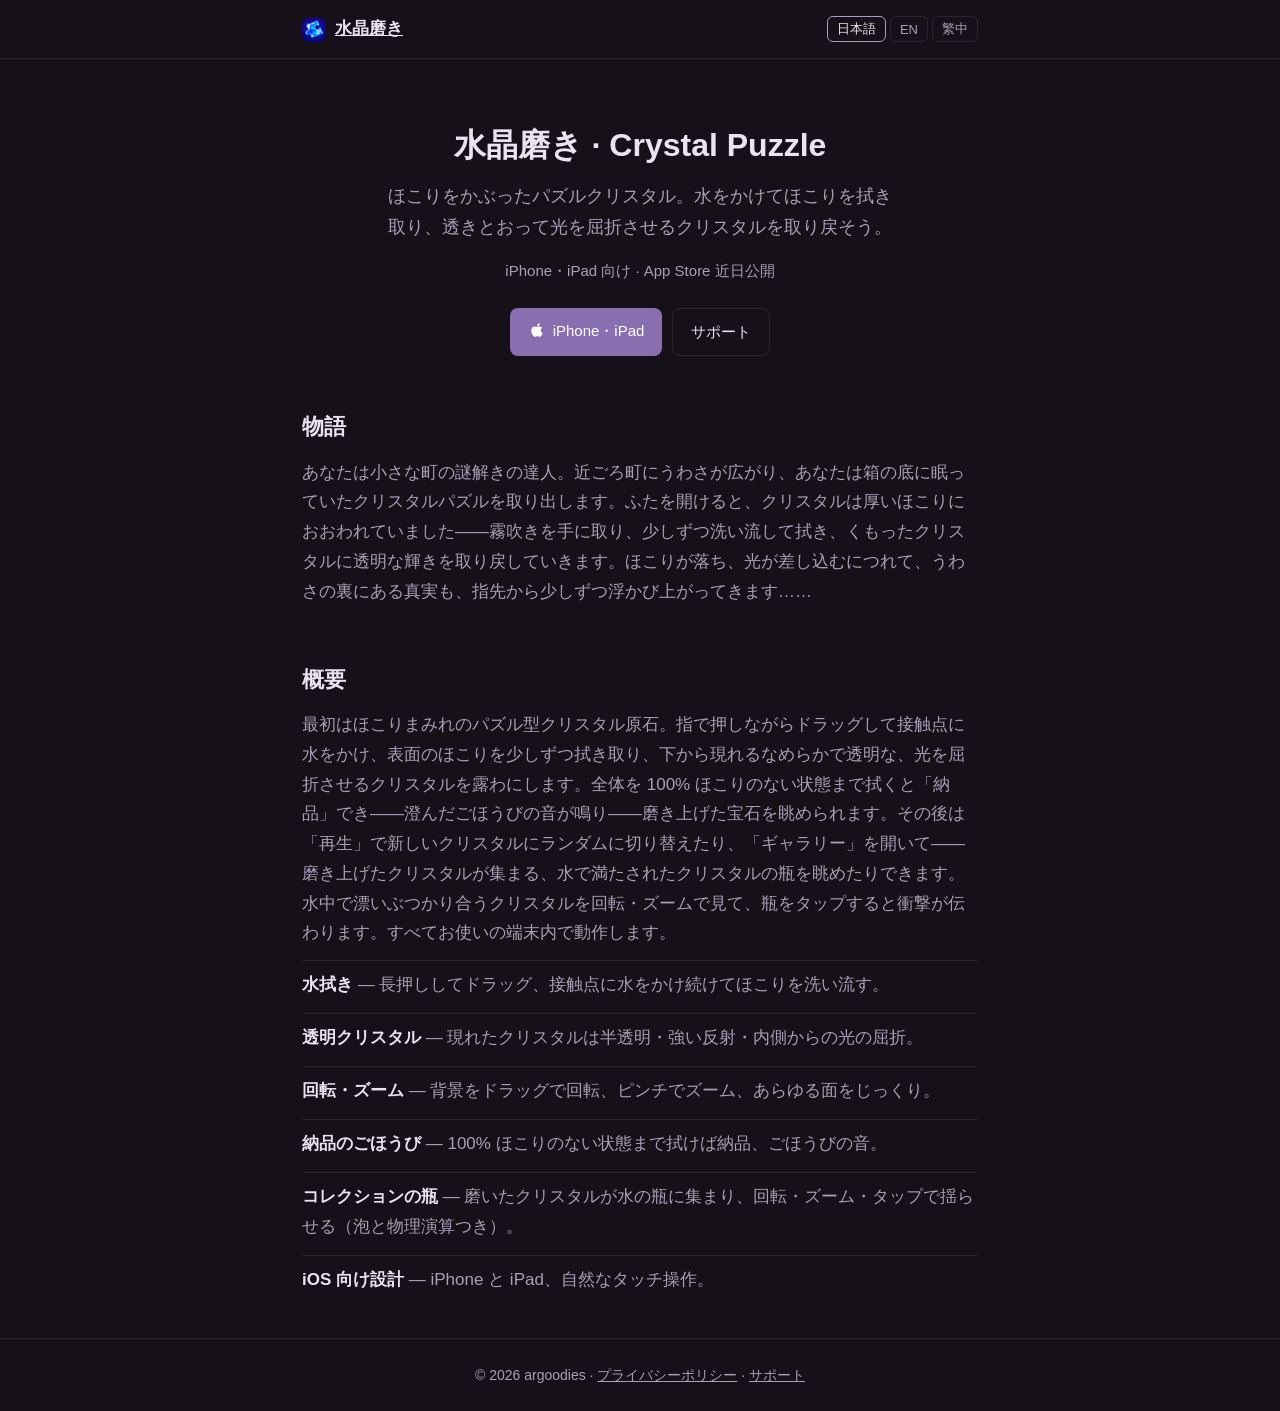
<file: index.html>
<!doctype html>
<html lang="ja" data-lang="ja">
<head>
<meta charset="utf-8">
<meta name="viewport" content="width=device-width,initial-scale=1">
<title>水晶磨き · Crystal Puzzle · 擦水晶</title>
<meta name="description" content="水晶磨き / Crystal Puzzle / 擦水晶 — ほこりをかぶった水晶を水で拭いて磨く癒しの解ストレスゲーム。A relaxing game: spray water to wipe the dust off a crystal and reveal the clear, glinting gem. 噴水擦去水晶上的灰塵，露出透亮折光的水晶。">
<meta property="og:title" content="水晶磨き · Crystal Puzzle · 擦水晶">
<meta property="og:description" content="ほこりをかぶった水晶を拭いて磨く癒しゲーム。Wipe the dust off a crystal and polish it to a clear, glinting gem. 擦去灰塵，讓蒙塵的水晶重新透亮。">
<meta property="og:type" content="website">
<meta property="og:image" content="https://argoodies.github.io/crystal-puzzle-page/icon.png">
<meta name="twitter:card" content="summary">
<link rel="icon" href="icon.png">
<link rel="apple-touch-icon" href="icon.png">
<link rel="stylesheet" href="style.css">
</head>
<body>
<header class="site"><div class="wrap bar">
  <a class="brand" href="index.html"><img src="icon.png" alt=""><span class="lang-ja">水晶磨き</span><span class="lang-en">Crystal Puzzle</span><span class="lang-zh">擦水晶</span></a>
  <span class="langbtns"><button data-lang="ja">日本語</button><button data-lang="en">EN</button><button data-lang="zh">繁中</button></span>
</div></header>

<main class="wrap">
  <section class="hero">
    <h1><span class="lang-ja">水晶磨き · Crystal Puzzle</span><span class="lang-en">Crystal Puzzle</span><span class="lang-zh">擦水晶 · Crystal Puzzle</span></h1>
    <p class="tag">
      <span class="lang-ja">ほこりをかぶったパズルクリスタル。水をかけてほこりを拭き取り、透きとおって光を屈折させるクリスタルを取り戻そう。</span>
      <span class="lang-en">A dust-covered puzzle crystal. Spray and wipe away the dust to reveal the clear, glinting gem beneath.</span>
      <span class="lang-zh">一顆蒙塵的拼圖水晶。噴水擦去灰塵，讓底下透亮、會折射光線的水晶重見天日。</span>
    </p>
    <p class="tag" style="font-size:15px;margin-top:14px">
      <span class="lang-ja">iPhone・iPad 向け · App Store 近日公開</span>
      <span class="lang-en">Built for iPhone &amp; iPad · Coming soon on the App Store</span>
      <span class="lang-zh">為 iPhone 與 iPad 打造 · App Store 即將上架</span>
    </p>
    <div class="cta">
      <a class="btn primary" href="ios.html"><svg viewBox="0 0 24 24" width="18" height="18" fill="currentColor" style="vertical-align:-3px;margin-right:7px" aria-hidden="true"><path d="M17.05 20.28c-.98.95-2.05.8-3.08.35-1.09-.46-2.09-.48-3.24 0-1.44.62-2.2.44-3.06-.35C2.79 15.25 3.51 7.59 9.05 7.31c1.35.07 2.29.74 3.08.8 1.18-.24 2.31-.93 3.57-.84 1.51.12 2.65.72 3.4 1.8-3.12 1.87-2.38 5.98.48 7.13-.57 1.5-1.31 2.99-2.54 4.09zM12.03 7.25c-.15-2.23 1.66-4.07 3.74-4.25.29 2.58-2.34 4.5-3.74 4.25z"/></svg><span class="lang-ja">iPhone・iPad</span><span class="lang-en">iOS</span><span class="lang-zh">iOS</span></a>
      <a class="btn ghost" href="support.html"><span class="lang-ja">サポート</span><span class="lang-en">Support</span><span class="lang-zh">支援中心</span></a>
    </div>
  </section>

  <section>
    <h2><span class="lang-ja">物語</span><span class="lang-en">Story</span><span class="lang-zh">故事</span></h2>
    <p class="muted">
      <span class="lang-ja">あなたは小さな町の謎解きの達人。近ごろ町にうわさが広がり、あなたは箱の底に眠っていたクリスタルパズルを取り出します。ふたを開けると、クリスタルは厚いほこりにおおわれていました——霧吹きを手に取り、少しずつ洗い流して拭き、くもったクリスタルに透明な輝きを取り戻していきます。ほこりが落ち、光が差し込むにつれて、うわさの裏にある真実も、指先から少しずつ浮かび上がってきます……</span>
      <span class="lang-en">You are the puzzle master of a small town. As strange rumors spread, you dig out a long-forgotten crystal puzzle from the bottom of your chest. Lifting the lid, you find it buried under thick dust — so you take up your spray and wash it clean, bit by bit, until the crystal's clear glow returns. As the dust falls away and the light shines through, the truth behind the rumors slowly surfaces beneath your fingertips…</span>
      <span class="lang-zh">你是小鎮的解謎達人。近來鎮上流言四起，你翻出箱底久未觸碰的水晶拼圖。掀開蓋子，只見它蒙著厚厚一層灰——於是你拿起噴霧，一點一點沖洗、擦拭，讓蒙塵的水晶重新透亮。灰塵落下、光線透入，流言背後的真相也在指尖漸漸浮現……</span>
    </p>
  </section>

  <section>
    <h2><span class="lang-ja">概要</span><span class="lang-en">About</span><span class="lang-zh">簡介</span></h2>
    <p class="muted">
      <span class="lang-ja">最初はほこりまみれのパズル型クリスタル原石。指で押しながらドラッグして接触点に水をかけ、表面のほこりを少しずつ拭き取り、下から現れるなめらかで透明な、光を屈折させるクリスタルを露わにします。全体を 100% ほこりのない状態まで拭くと「納品」でき——澄んだごほうびの音が鳴り——磨き上げた宝石を眺められます。その後は「再生」で新しいクリスタルにランダムに切り替えたり、「ギャラリー」を開いて——磨き上げたクリスタルが集まる、水で満たされたクリスタルの瓶を眺めたりできます。水中で漂いぶつかり合うクリスタルを回転・ズームで見て、瓶をタップすると衝撃が伝わります。すべてお使いの端末内で動作します。</span>
      <span class="lang-en">You start with a dust-covered, puzzle-shaped rough crystal. Hold and drag to spray water at the contact point, wiping the dust away bit by bit to reveal the smooth, translucent, light-refracting crystal underneath. Clean the whole piece to 100% to "deliver" it — a bright reward chime plays — then admire the gem you polished. Afterwards tap Play for a fresh random crystal, or open the Gallery — a water-filled crystal jar that collects every crystal you've polished, drifting and bumping in the water; rotate and pinch to look around, and tap the jar to send an impact through them. Everything runs on your device.</span>
      <span class="lang-zh">一開始是一塊蒙滿灰塵的拼圖型水晶原石。長按拖曳，在接觸點噴水，把表面的灰塵一點一點擦掉，露出下方光滑、半透明、會折射光線的水晶。整塊擦到 100% 無塵即可「交付」——響起清脆的獎勵音——然後細細欣賞你打磨出的寶石。之後可點「播放」隨機切換到新的水晶，或開啟「畫廊」——一個裝滿水的水晶寶瓶，收集你打磨過的每一顆水晶，在水中漂浮、互相碰撞；拖曳旋轉、雙指縮放細看，點擊寶瓶還能產生衝擊。全程在你的裝置本機運行。</span>
    </p>
    <ul class="feat">
      <li><b><span class="lang-ja">水拭き</span><span class="lang-en">Spray &amp; wipe</span><span class="lang-zh">噴水擦拭</span></b> — <span class="lang-ja">長押ししてドラッグ、接触点に水をかけ続けてほこりを洗い流す。</span><span class="lang-en">press and drag to spray and wash the dust off wherever you touch.</span><span class="lang-zh">長按拖曳，在接觸點持續噴水，把灰塵沖掉。</span></li>
      <li><b><span class="lang-ja">透明クリスタル</span><span class="lang-en">Clear crystal</span><span class="lang-zh">透明水晶</span></b> — <span class="lang-ja">現れたクリスタルは半透明・強い反射・内側からの光の屈折。</span><span class="lang-en">the revealed crystal is translucent, reflective and glinting.</span><span class="lang-zh">擦出的水晶半透明、強反光、由內透光。</span></li>
      <li><b><span class="lang-ja">回転・ズーム</span><span class="lang-en">Rotate &amp; zoom</span><span class="lang-zh">旋轉與縮放</span></b> — <span class="lang-ja">背景をドラッグで回転、ピンチでズーム、あらゆる面をじっくり。</span><span class="lang-en">drag to rotate, pinch to zoom, inspect every facet.</span><span class="lang-zh">拖曳背景旋轉、雙指縮放，細看每一個切面。</span></li>
      <li><b><span class="lang-ja">納品のごほうび</span><span class="lang-en">Deliver &amp; reward</span><span class="lang-zh">交付獎勵</span></b> — <span class="lang-ja">100% ほこりのない状態まで拭けば納品、ごほうびの音。</span><span class="lang-en">clean to 100% to deliver and earn a reward chime.</span><span class="lang-zh">擦到 100% 無塵即可交付，響起獎勵音。</span></li>
      <li><b><span class="lang-ja">コレクションの瓶</span><span class="lang-en">Collection jar</span><span class="lang-zh">收藏寶瓶</span></b> — <span class="lang-ja">磨いたクリスタルが水の瓶に集まり、回転・ズーム・タップで揺らせる（泡と物理演算つき）。</span><span class="lang-en">every polished crystal gathers in a water-filled jar; rotate, zoom and tap to jostle them, with bubbles and physics.</span><span class="lang-zh">打磨過的水晶會集中到一個水瓶裡，可旋轉、縮放、點擊晃動（含氣泡與物理）。</span></li>
      <li><b><span class="lang-ja">iOS 向け設計</span><span class="lang-en">Made for iOS</span><span class="lang-zh">為 iOS 設計</span></b> — <span class="lang-ja">iPhone と iPad、自然なタッチ操作。</span><span class="lang-en">iPhone and iPad, with natural touch controls.</span><span class="lang-zh">iPhone 與 iPad，自然的觸控操作。</span></li>
    </ul>
  </section>
</main>

<footer class="site"><div class="wrap">
  <span class="lang-ja">© 2026 argoodies · <a href="privacy.html">プライバシーポリシー</a> · <a href="support.html">サポート</a></span>
  <span class="lang-en">© 2026 argoodies · <a href="privacy.html">Privacy</a> · <a href="support.html">Support</a></span>
  <span class="lang-zh">© 2026 argoodies · <a href="privacy.html">隱私權政策</a> · <a href="support.html">支援中心</a></span>
</div></footer>
<script src="lang.js"></script>
</body>
</html>
</file>
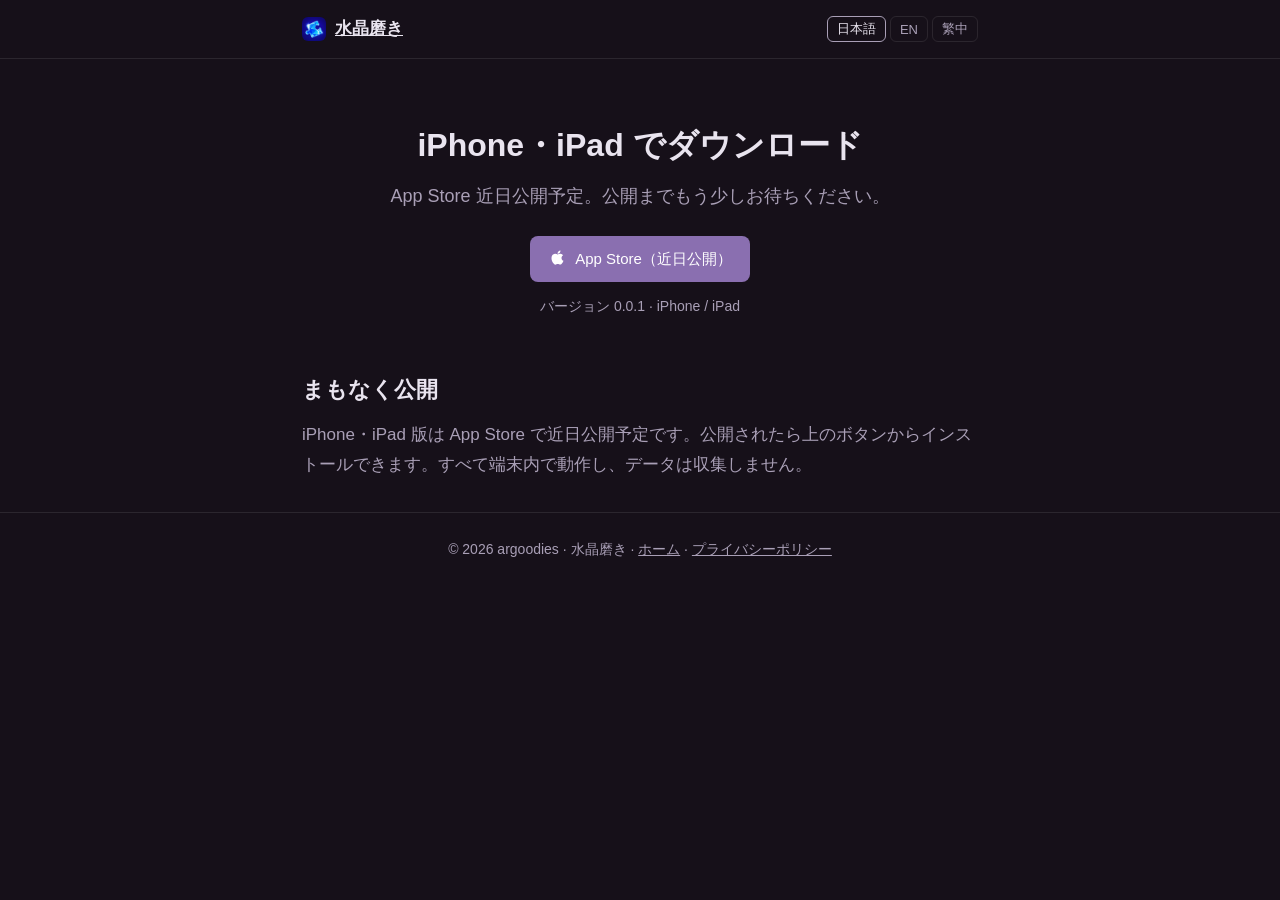
<file: ios.html>
<!doctype html>
<html lang="ja" data-lang="ja">
<head>
<meta charset="utf-8">
<meta name="viewport" content="width=device-width,initial-scale=1">
<title>iOS ダウンロード · 水晶磨き Crystal Puzzle 擦水晶</title>
<meta name="description" content="水晶磨き / Crystal Puzzle / 擦水晶 を iPhone・iPad で。App Store 近日公開。Coming soon to the App Store for iPhone & iPad. iPhone / iPad 版即將在 App Store 上線。">
<meta property="og:title" content="iOS ダウンロード · 水晶磨き / Crystal Puzzle / 擦水晶">
<meta property="og:type" content="website">
<meta property="og:image" content="https://argoodies.github.io/crystal-puzzle-page/icon.png">
<link rel="icon" href="icon.png">
<link rel="apple-touch-icon" href="icon.png">
<link rel="stylesheet" href="style.css">
</head>
<body>
<header class="site"><div class="wrap bar">
  <a class="brand" href="index.html"><img src="icon.png" alt=""><span class="lang-ja">水晶磨き</span><span class="lang-en">Crystal Puzzle</span><span class="lang-zh">擦水晶</span></a>
  <span class="langbtns"><button data-lang="ja">日本語</button><button data-lang="en">EN</button><button data-lang="zh">繁中</button></span>
</div></header>

<main class="wrap">
  <section class="hero">
    <h1><span class="lang-ja">iPhone・iPad でダウンロード</span><span class="lang-en">Get it on iPhone &amp; iPad</span><span class="lang-zh">在 iPhone / iPad 上下載</span></h1>
    <p class="tag">
      <span class="lang-ja">App Store 近日公開予定。公開までもう少しお待ちください。</span>
      <span class="lang-en">Coming soon to the App Store. Almost there.</span>
      <span class="lang-zh">App Store 即將上線，敬請期待。</span>
    </p>
    <div class="cta">
      <a class="btn primary" href="https://apps.apple.com/app/id6791685320">
        <svg viewBox="0 0 24 24" width="19" height="19" fill="currentColor" style="vertical-align:-3px;margin-right:8px" aria-hidden="true"><path d="M17.05 20.28c-.98.95-2.05.8-3.08.35-1.09-.46-2.09-.48-3.24 0-1.44.62-2.2.44-3.06-.35C2.79 15.25 3.51 7.59 9.05 7.31c1.35.07 2.29.74 3.08.8 1.18-.24 2.31-.93 3.57-.84 1.51.12 2.65.72 3.4 1.8-3.12 1.87-2.38 5.98.48 7.13-.57 1.5-1.31 2.99-2.54 4.09zM12.03 7.25c-.15-2.23 1.66-4.07 3.74-4.25.29 2.58-2.34 4.5-3.74 4.25z"/></svg><span class="lang-ja">App Store（近日公開）</span><span class="lang-en">App Store (coming soon)</span><span class="lang-zh">App Store（即將上線）</span>
      </a>
    </div>
    <p class="tag" style="font-size:14px;margin-top:12px">
      <span class="lang-ja">バージョン 0.0.1 · iPhone / iPad</span>
      <span class="lang-en">Version 0.0.1 · iPhone / iPad</span>
      <span class="lang-zh">版本 0.0.1 · iPhone / iPad</span>
    </p>
  </section>

  <section>
    <h2><span class="lang-ja">まもなく公開</span><span class="lang-en">Coming soon</span><span class="lang-zh">即將上線</span></h2>
    <p class="muted">
      <span class="lang-ja">iPhone・iPad 版は App Store で近日公開予定です。公開されたら上のボタンからインストールできます。すべて端末内で動作し、データは収集しません。</span>
      <span class="lang-en">The iPhone &amp; iPad version is coming soon to the App Store. Once it's live you can install it from the button above. It runs entirely on your device and collects no data.</span>
      <span class="lang-zh">iPhone / iPad 版即將在 App Store 上線，上線後即可從上方按鈕安裝。全程在你的裝置本機運行，不收集任何資料。</span>
    </p>
  </section>
</main>

<footer class="site"><div class="wrap">
  <span class="lang-ja">© 2026 argoodies · 水晶磨き · <a href="index.html">ホーム</a> · <a href="privacy.html">プライバシーポリシー</a></span>
  <span class="lang-en">© 2026 argoodies · Crystal Puzzle · <a href="index.html">Home</a> · <a href="privacy.html">Privacy</a></span>
  <span class="lang-zh">© 2026 argoodies · 擦水晶 · <a href="index.html">首頁</a> · <a href="privacy.html">隱私權政策</a></span>
</div></footer>
<script src="lang.js"></script>
</body>
</html>
</file>
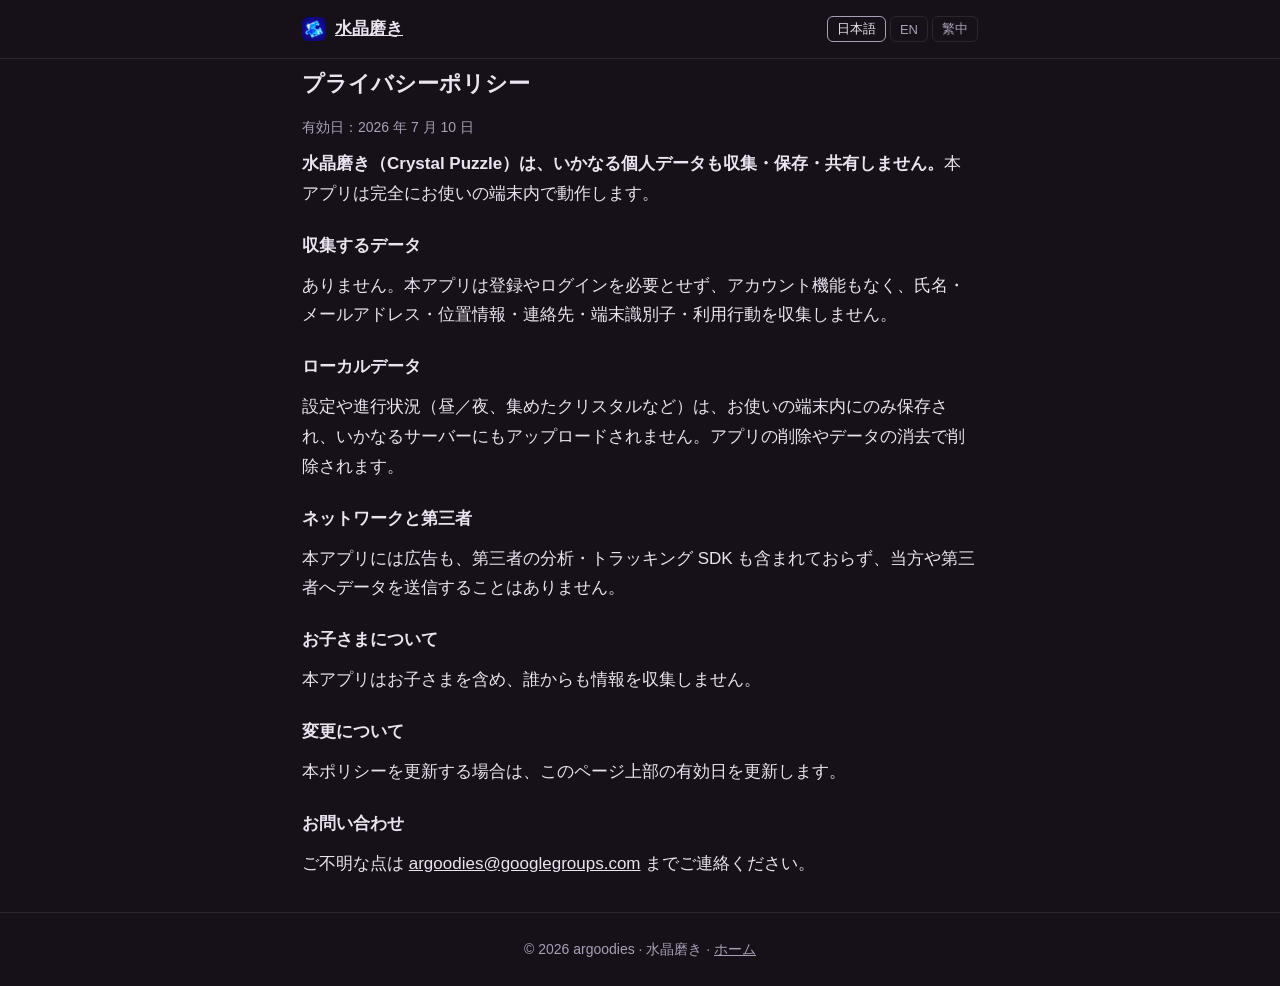
<file: privacy.html>
<!doctype html>
<html lang="ja" data-lang="ja">
<head>
<meta charset="utf-8">
<meta name="viewport" content="width=device-width,initial-scale=1">
<title>プライバシーポリシー · 水晶磨き Crystal Puzzle 擦水晶</title>
<meta name="description" content="水晶磨き / Crystal Puzzle / 擦水晶 プライバシーポリシー — 本アプリは個人データを一切収集しません。Privacy Policy: the app collects no personal data. 本應用不收集任何個人資料。">
<meta property="og:title" content="プライバシーポリシー · 水晶磨き / Crystal Puzzle / 擦水晶">
<meta property="og:description" content="本アプリは個人データを一切収集しません。The app collects no personal data. 本應用不收集任何個人資料。">
<meta property="og:type" content="website">
<meta property="og:image" content="https://argoodies.github.io/crystal-puzzle-page/icon.png">
<meta name="twitter:card" content="summary">
<link rel="icon" href="icon.png">
<link rel="apple-touch-icon" href="icon.png">
<link rel="stylesheet" href="style.css">
</head>
<body>
<header class="site"><div class="wrap bar">
  <a class="brand" href="index.html"><img src="icon.png" alt=""><span class="lang-ja">水晶磨き</span><span class="lang-en">Crystal Puzzle</span><span class="lang-zh">擦水晶</span></a>
  <span class="langbtns"><button data-lang="ja">日本語</button><button data-lang="en">EN</button><button data-lang="zh">繁中</button></span>
</div></header>

<main class="wrap">
  <!-- 日本語 -->
  <div class="lang-ja">
    <div class="doc">
      <h2>プライバシーポリシー</h2>
      <p class="date">有効日：2026 年 7 月 10 日</p>
      <p><strong>水晶磨き（Crystal Puzzle）は、いかなる個人データも収集・保存・共有しません。</strong>本アプリは完全にお使いの端末内で動作します。</p>
      <h3>収集するデータ</h3>
      <p>ありません。本アプリは登録やログインを必要とせず、アカウント機能もなく、氏名・メールアドレス・位置情報・連絡先・端末識別子・利用行動を収集しません。</p>
      <h3>ローカルデータ</h3>
      <p>設定や進行状況（昼／夜、集めたクリスタルなど）は、お使いの端末内にのみ保存され、いかなるサーバーにもアップロードされません。アプリの削除やデータの消去で削除されます。</p>
      <h3>ネットワークと第三者</h3>
      <p>本アプリには広告も、第三者の分析・トラッキング SDK も含まれておらず、当方や第三者へデータを送信することはありません。</p>
      <h3>お子さまについて</h3>
      <p>本アプリはお子さまを含め、誰からも情報を収集しません。</p>
      <h3>変更について</h3>
      <p>本ポリシーを更新する場合は、このページ上部の有効日を更新します。</p>
      <h3>お問い合わせ</h3>
      <p>ご不明な点は <a href="mailto:argoodies@googlegroups.com">argoodies@googlegroups.com</a> までご連絡ください。</p>
    </div>
  </div>

  <!-- English -->
  <div class="lang-en">
    <div class="doc">
      <h2>Privacy Policy</h2>
      <p class="date">Effective date: July 10, 2026</p>
      <p><strong>Crystal Puzzle does not collect, store, or share any personal data.</strong> The app runs entirely on your device.</p>
      <h3>Data we collect</h3>
      <p>None. The app has no sign-up or login, no accounts, and does not collect your name, email, location, contacts, device identifiers, or usage behavior.</p>
      <h3>Local data</h3>
      <p>Any preferences and progress (such as your day/night setting and the crystals you've collected) are stored only locally on your own device and are never uploaded to any server. Uninstalling or clearing data removes them.</p>
      <h3>Network &amp; third parties</h3>
      <p>The app contains no ads and no third-party analytics or tracking SDKs, and sends no data to us or any third party.</p>
      <h3>Children</h3>
      <p>The app collects no information from children — or from anyone.</p>
      <h3>Changes</h3>
      <p>If this policy changes, we will update the effective date at the top of this page.</p>
      <h3>Contact</h3>
      <p>Questions? <a href="mailto:argoodies@googlegroups.com">argoodies@googlegroups.com</a></p>
    </div>
  </div>

  <!-- 繁體中文 -->
  <div class="lang-zh">
    <div class="doc">
      <h2>隱私權政策</h2>
      <p class="date">生效日期：2026 年 7 月 10 日</p>
      <p><strong>擦水晶（Crystal Puzzle）不會收集、儲存或分享任何個人資料。</strong>本應用完全在你的裝置本機運行。</p>
      <h3>我們收集的資料</h3>
      <p>沒有。本應用無需註冊或登入、沒有帳號功能，也不收集你的姓名、電子郵件、位置、聯絡人、裝置識別碼或使用行為。</p>
      <h3>本機資料</h3>
      <p>設定與進度（如日／夜、你收集的水晶）只會儲存在你自己的裝置本機，不會上傳到任何伺服器。刪除應用或清除資料即會一併移除。</p>
      <h3>網路與第三方</h3>
      <p>本應用不含廣告，也不含任何第三方分析或追蹤 SDK，不會將任何資料傳送給我們或任何第三方。</p>
      <h3>兒童</h3>
      <p>本應用不會向兒童——或任何人——收集資訊。</p>
      <h3>變更</h3>
      <p>若本政策有變更，我們會更新本頁頂端的生效日期。</p>
      <h3>聯絡我們</h3>
      <p>有任何問題，請來信 <a href="mailto:argoodies@googlegroups.com">argoodies@googlegroups.com</a>。</p>
    </div>
  </div>
</main>

<footer class="site"><div class="wrap">
  <span class="lang-ja">© 2026 argoodies · 水晶磨き · <a href="index.html">ホーム</a></span>
  <span class="lang-en">© 2026 argoodies · Crystal Puzzle · <a href="index.html">Home</a></span>
  <span class="lang-zh">© 2026 argoodies · 擦水晶 · <a href="index.html">首頁</a></span>
</div></footer>
<script src="lang.js"></script>
</body>
</html>
</file>
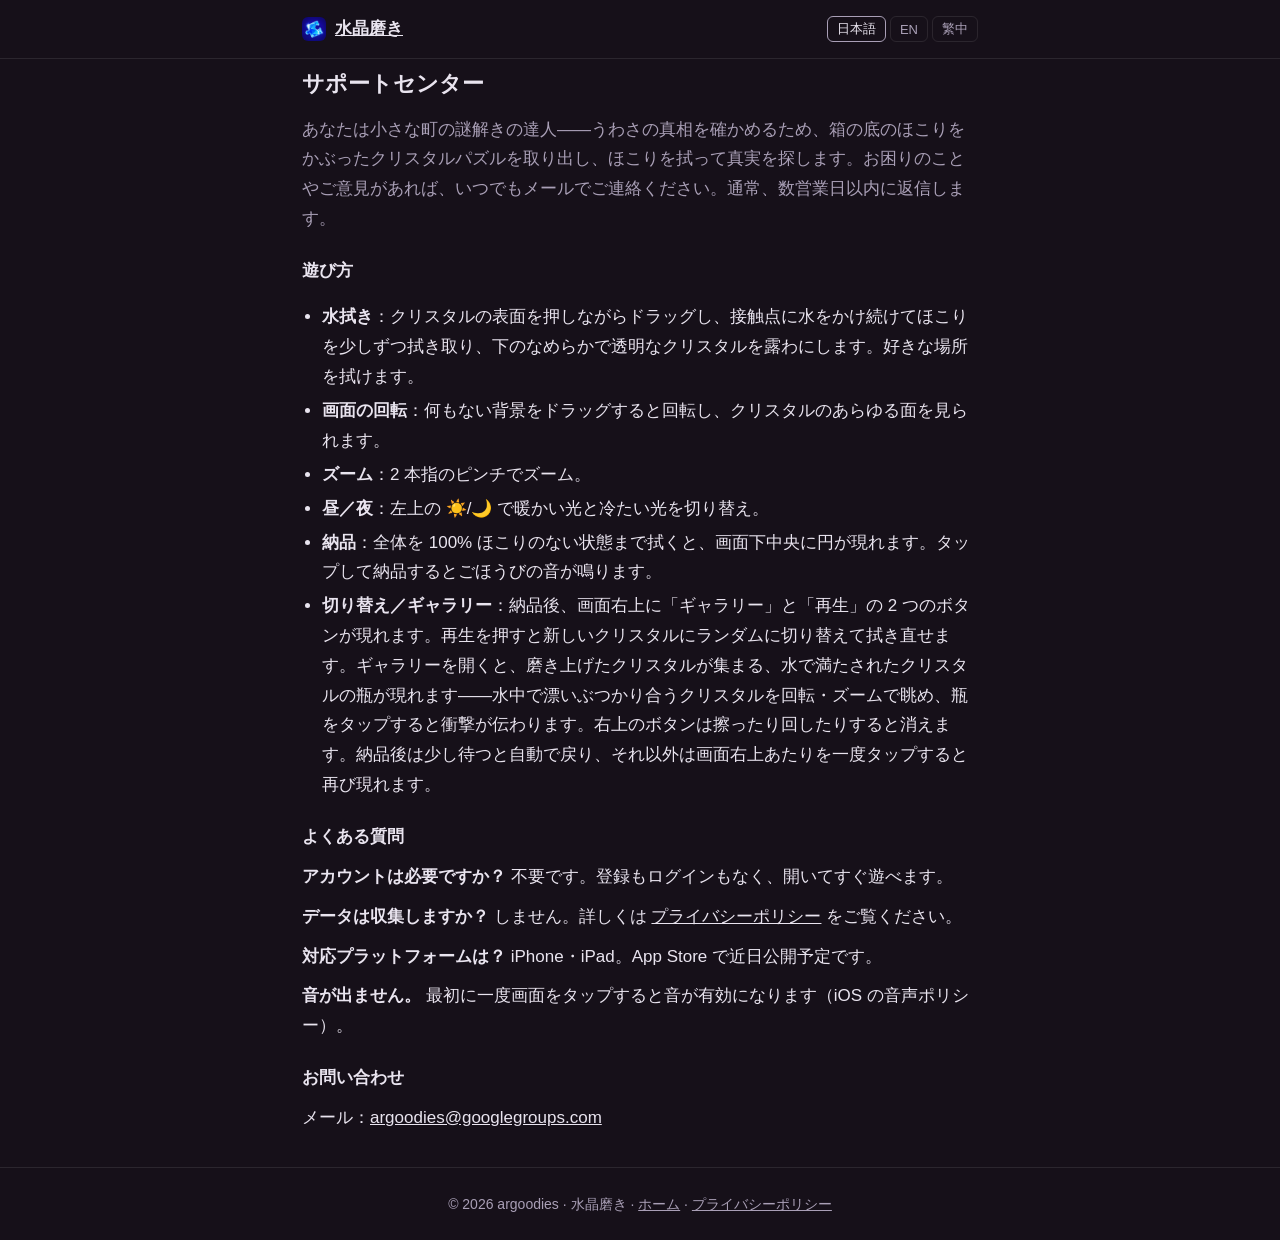
<file: support.html>
<!doctype html>
<html lang="ja" data-lang="ja">
<head>
<meta charset="utf-8">
<meta name="viewport" content="width=device-width,initial-scale=1">
<title>サポートセンター · 水晶磨き Crystal Puzzle 擦水晶</title>
<meta name="description" content="水晶磨き / Crystal Puzzle / 擦水晶 サポートセンター — 遊び方、よくある質問、お問い合わせ。Support: how to play, FAQ, and contact. 支援：玩法、常見問題與聯絡方式。">
<meta property="og:title" content="サポートセンター · 水晶磨き / Crystal Puzzle / 擦水晶">
<meta property="og:description" content="遊び方・よくある質問・お問い合わせ。How to play, FAQ and contact. 玩法、常見問題與聯絡方式。">
<meta property="og:type" content="website">
<meta property="og:image" content="https://argoodies.github.io/crystal-puzzle-page/icon.png">
<meta name="twitter:card" content="summary">
<link rel="icon" href="icon.png">
<link rel="apple-touch-icon" href="icon.png">
<link rel="stylesheet" href="style.css">
</head>
<body>
<header class="site"><div class="wrap bar">
  <a class="brand" href="index.html"><img src="icon.png" alt=""><span class="lang-ja">水晶磨き</span><span class="lang-en">Crystal Puzzle</span><span class="lang-zh">擦水晶</span></a>
  <span class="langbtns"><button data-lang="ja">日本語</button><button data-lang="en">EN</button><button data-lang="zh">繁中</button></span>
</div></header>

<main class="wrap">
  <!-- 日本語 -->
  <div class="lang-ja">
    <div class="doc">
      <h2>サポートセンター</h2>
      <p class="muted">あなたは小さな町の謎解きの達人——うわさの真相を確かめるため、箱の底のほこりをかぶったクリスタルパズルを取り出し、ほこりを拭って真実を探します。お困りのことやご意見があれば、いつでもメールでご連絡ください。通常、数営業日以内に返信します。</p>
      <h3>遊び方</h3>
      <ul>
        <li><strong>水拭き</strong>：クリスタルの表面を押しながらドラッグし、接触点に水をかけ続けてほこりを少しずつ拭き取り、下のなめらかで透明なクリスタルを露わにします。好きな場所を拭けます。</li>
        <li><strong>画面の回転</strong>：何もない背景をドラッグすると回転し、クリスタルのあらゆる面を見られます。</li>
        <li><strong>ズーム</strong>：2 本指のピンチでズーム。</li>
        <li><strong>昼／夜</strong>：左上の ☀️/🌙 で暖かい光と冷たい光を切り替え。</li>
        <li><strong>納品</strong>：全体を 100% ほこりのない状態まで拭くと、画面下中央に円が現れます。タップして納品するとごほうびの音が鳴ります。</li>
        <li><strong>切り替え／ギャラリー</strong>：納品後、画面右上に「ギャラリー」と「再生」の 2 つのボタンが現れます。再生を押すと新しいクリスタルにランダムに切り替えて拭き直せます。ギャラリーを開くと、磨き上げたクリスタルが集まる、水で満たされたクリスタルの瓶が現れます——水中で漂いぶつかり合うクリスタルを回転・ズームで眺め、瓶をタップすると衝撃が伝わります。右上のボタンは擦ったり回したりすると消えます。納品後は少し待つと自動で戻り、それ以外は画面右上あたりを一度タップすると再び現れます。</li>
      </ul>
      <h3>よくある質問</h3>
      <p><strong>アカウントは必要ですか？</strong> 不要です。登録もログインもなく、開いてすぐ遊べます。</p>
      <p><strong>データは収集しますか？</strong> しません。詳しくは <a href="privacy.html">プライバシーポリシー</a> をご覧ください。</p>
      <p><strong>対応プラットフォームは？</strong> iPhone・iPad。App Store で近日公開予定です。</p>
      <p><strong>音が出ません。</strong> 最初に一度画面をタップすると音が有効になります（iOS の音声ポリシー）。</p>
      <h3>お問い合わせ</h3>
      <p>メール：<a href="mailto:argoodies@googlegroups.com">argoodies@googlegroups.com</a></p>
    </div>
  </div>

  <!-- English -->
  <div class="lang-en">
    <div class="doc">
      <h2>Support Center</h2>
      <p class="muted">You are the puzzle master of a small town — to get to the bottom of the rumors, you dig out a dusty crystal puzzle and wipe it clean in search of the truth. Need help or want to send feedback? Email us anytime — we usually reply within a few business days.</p>
      <h3>How to play</h3>
      <ul>
        <li><strong>Spray &amp; wipe</strong>: press and drag on the crystal to spray water at the contact point, wiping the dust away bit by bit to reveal the smooth, clear crystal. Wipe wherever you like.</li>
        <li><strong>Rotate</strong>: drag the empty background to spin the crystal and view every face.</li>
        <li><strong>Zoom</strong>: pinch to zoom.</li>
        <li><strong>Day / night</strong>: tap the ☀️/🌙 button (top-left) to switch warm and cool lighting.</li>
        <li><strong>Deliver</strong>: once the whole piece is 100% clean, a circle appears at the bottom center; tap it to deliver — a reward chime plays.</li>
        <li><strong>Next / Gallery</strong>: after delivering, a Gallery and a Play button appear at the top right. Tap Play for a fresh random crystal. Open the Gallery to see a water-filled crystal jar collecting every crystal you've polished — drifting and bumping in the water; rotate and pinch to look around, and tap the jar to send an impact through them. The top-right buttons fade out while you wipe or rotate; after delivering they come back on their own, otherwise tap near the top-right corner to bring them back.</li>
      </ul>
      <h3>FAQ</h3>
      <p><strong>Do I need an account?</strong> No — no sign-up or login, just open and play.</p>
      <p><strong>Do you collect my data?</strong> No. See the <a href="privacy.html">Privacy Policy</a>.</p>
      <p><strong>Which platforms?</strong> iPhone and iPad. Coming soon to the App Store.</p>
      <p><strong>No sound?</strong> Tap the screen once and audio will start (iOS audio policy).</p>
      <h3>Contact</h3>
      <p>Email: <a href="mailto:argoodies@googlegroups.com">argoodies@googlegroups.com</a></p>
    </div>
  </div>

  <!-- 繁體中文 -->
  <div class="lang-zh">
    <div class="doc">
      <h2>支援中心</h2>
      <p class="muted">你是小鎮的解謎達人——為了查明流言的真相，你翻出箱底蒙塵的水晶拼圖，擦去灰塵、尋找真相。若遇到問題或有任何意見，歡迎隨時來信，我們通常會在數個工作天內回覆。</p>
      <h3>玩法</h3>
      <ul>
        <li><strong>噴水擦拭</strong>：長按水晶表面並拖曳，在接觸點持續噴水，把灰塵一點一點擦掉，露出下方光滑透亮的水晶。你可以隨意擦任何地方。</li>
        <li><strong>旋轉畫面</strong>：拖曳空白背景即可旋轉，看見水晶的每一個面。</li>
        <li><strong>縮放</strong>：雙指捏合縮放。</li>
        <li><strong>日／夜</strong>：點左上角的 ☀️/🌙 切換暖光與冷光。</li>
        <li><strong>交付</strong>：整塊擦到 100% 無塵後，畫面下方中央會出現一個圓圈，點它即可交付，並響起獎勵音。</li>
        <li><strong>切換／畫廊</strong>：交付後，畫面右上角會出現「畫廊」與「播放」兩個按鈕。點播放會隨機切換到新的水晶重新擦拭。開啟畫廊會看到一個裝滿水的水晶寶瓶，收集你打磨過的每一顆水晶——在水中漂浮、互相碰撞；拖曳旋轉、雙指縮放細看，點擊寶瓶還能產生衝擊。右上角按鈕在擦拭或旋轉時會消失；交付後會自動再次出現，其餘情況點一下右上角附近即可召回。</li>
      </ul>
      <h3>常見問題</h3>
      <p><strong>需要帳號嗎？</strong> 不需要。無需註冊或登入，打開就能玩。</p>
      <p><strong>會收集我的資料嗎？</strong> 不會。詳見 <a href="privacy.html">隱私權政策</a>。</p>
      <p><strong>支援哪些平台？</strong> iPhone 與 iPad。即將在 App Store 上線。</p>
      <p><strong>沒有聲音？</strong> 首次請先點一下螢幕即可啟用聲音（iOS 音訊政策）。</p>
      <h3>聯絡我們</h3>
      <p>電子郵件：<a href="mailto:argoodies@googlegroups.com">argoodies@googlegroups.com</a></p>
    </div>
  </div>
</main>

<footer class="site"><div class="wrap">
  <span class="lang-ja">© 2026 argoodies · 水晶磨き · <a href="index.html">ホーム</a> · <a href="privacy.html">プライバシーポリシー</a></span>
  <span class="lang-en">© 2026 argoodies · Crystal Puzzle · <a href="index.html">Home</a> · <a href="privacy.html">Privacy</a></span>
  <span class="lang-zh">© 2026 argoodies · 擦水晶 · <a href="index.html">首頁</a> · <a href="privacy.html">隱私權政策</a></span>
</div></footer>
<script src="lang.js"></script>
</body>
</html>
</file>
<file: style.css>
:root{
  --bg:#161019; --panel:#1f1726; --ink:#e9e4ef; --muted:#a99fb6;
  --accent:#8a6fb0; --line:rgba(255,255,255,.09);
}
*{box-sizing:border-box}
body{
  margin:0; background:var(--bg); color:var(--ink);
  font-size:17px; line-height:1.75;
  font-family:-apple-system,BlinkMacSystemFont,"Segoe UI","PingFang SC","Noto Sans CJK SC",sans-serif;
}
a{color:var(--ink)}
a:hover{color:#fff}
.wrap{max-width:720px; margin:0 auto; padding:0 22px}

header.site{border-bottom:1px solid var(--line)}
.bar{display:flex; align-items:center; gap:12px; height:58px}
.brand{display:flex; align-items:center; gap:9px; font-weight:600}
.brand img{width:24px; height:24px; border-radius:6px}
nav.links{margin-left:auto; display:flex; gap:16px; font-size:15px}
nav.links a{color:var(--muted); text-decoration:none}
nav.links a:hover{color:var(--ink)}
.langbtns{display:flex; gap:4px; margin-left:auto}
.langbtns button{cursor:pointer; border:1px solid var(--line); background:transparent; color:var(--muted);
  border-radius:6px; padding:3px 9px; font-size:13px}
.langbtns button.active{color:var(--ink); border-color:var(--muted)}

.hero{padding:52px 0 30px; text-align:center}
h1{font-size:32px; margin:.2em 0; font-weight:700}
.tag{color:var(--muted); font-size:18px; max-width:520px; margin:.4em auto 0}
.cta{margin-top:24px; display:flex; gap:10px; justify-content:center; flex-wrap:wrap}
.btn{display:inline-block; padding:10px 18px; border-radius:8px; text-decoration:none; font-size:15px}
.btn.primary{background:var(--accent); color:#fff}
.btn.ghost{border:1px solid var(--line); color:var(--ink)}

section{padding:22px 0}
h2{font-size:22px; margin:0 0 .5em}
h3{font-size:17px; margin:1.3em 0 .2em; color:var(--ink)}
p{margin:.6em 0}
.muted{color:var(--muted)}
ul{padding-left:20px} li{margin:.25em 0}
.feat{list-style:none; padding:0; margin:12px 0}
.feat li{padding:9px 0; border-top:1px solid var(--line); color:var(--muted)}
.feat li b{color:var(--ink); font-weight:600}
.doc{margin:6px 0 34px}
.doc h2{margin-top:.2em}
.date{color:var(--muted); font-size:14px}
footer.site{border-top:1px solid var(--line); padding:24px 0; color:var(--muted); font-size:14px; text-align:center}
footer.site a{color:var(--muted)}
/* 未激活的语言隐藏；激活的语言不加 display 规则 → 保持元素本身的 inline/block */
html:not([data-lang="ja"]) .lang-ja{display:none}
html:not([data-lang="en"]) .lang-en{display:none}
html:not([data-lang="zh"]) .lang-zh{display:none}
</file>
